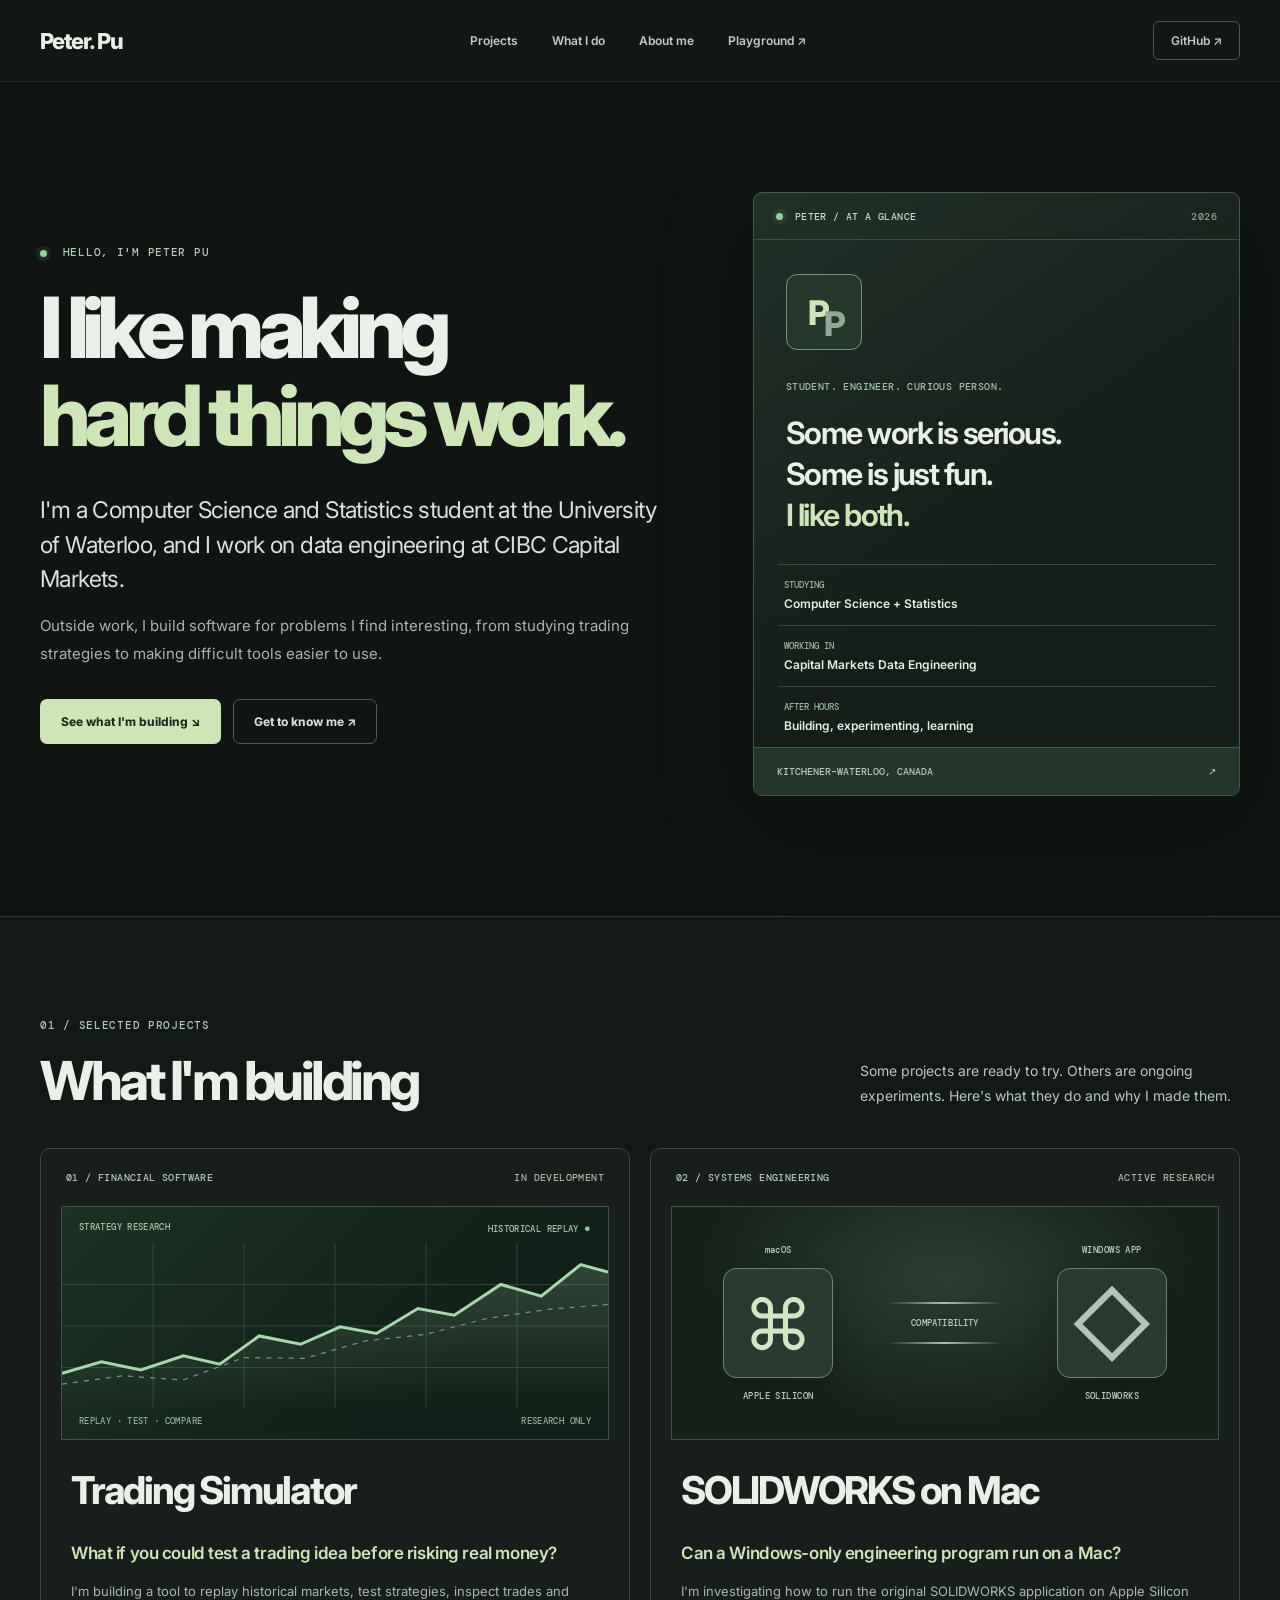
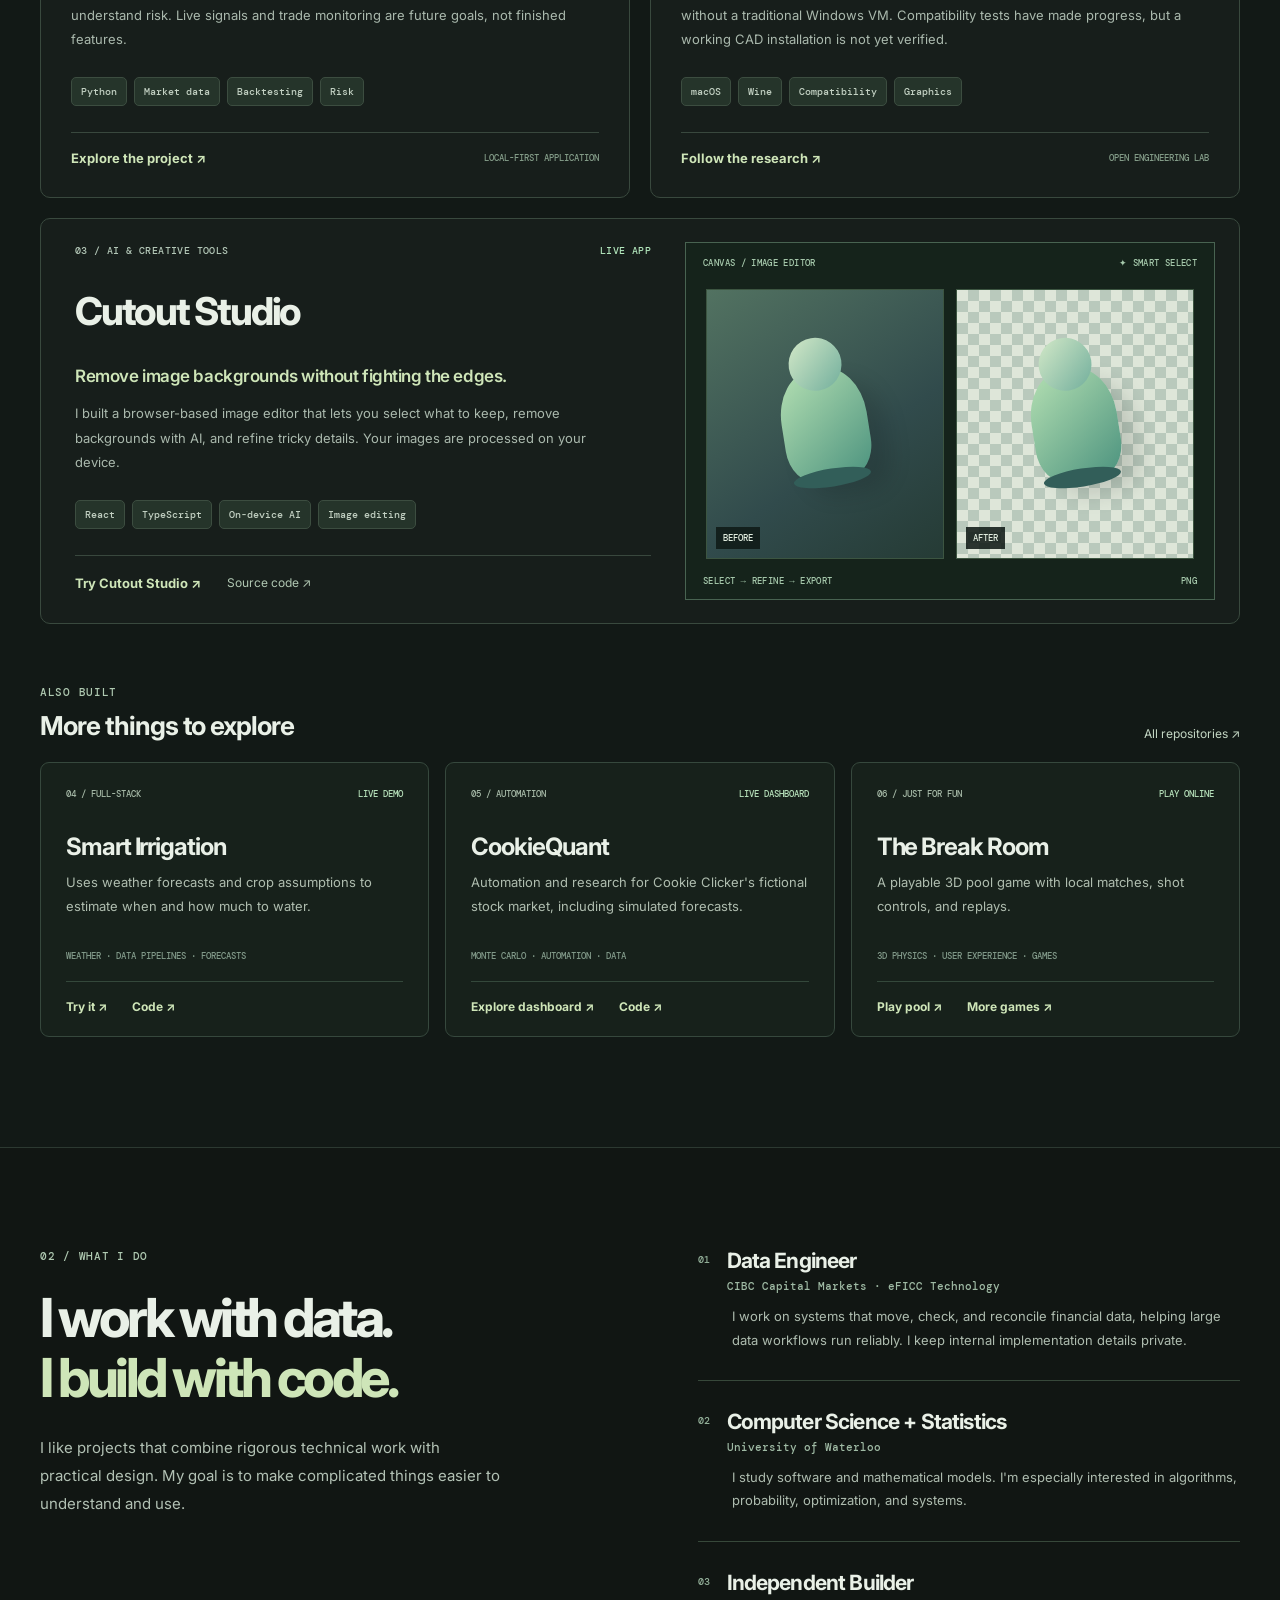
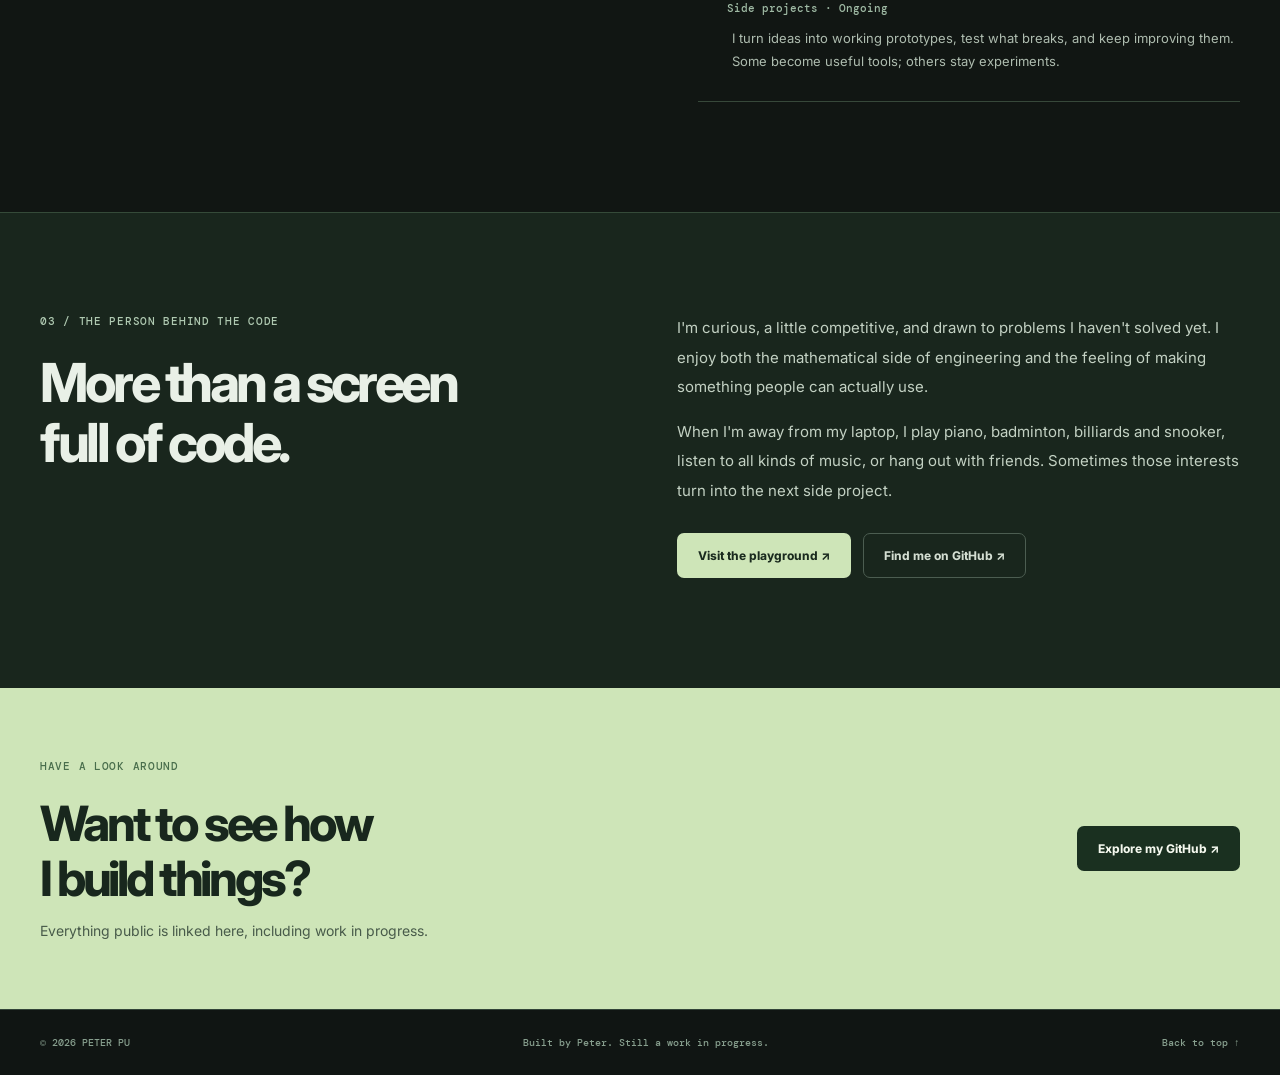
<file: index.html>
<!doctype html>
<html lang="en">
<head>
<meta charset="utf-8"><meta name="viewport" content="width=device-width,initial-scale=1"><meta name="theme-color" content="#101513">
<meta name="description" content="I'm Peter Pu, a University of Waterloo Computer Science and Statistics student and a data engineer at CIBC Capital Markets. Explore my trading research, software compatibility work, AI tools, and side projects.">
<meta property="og:type" content="website"><meta property="og:title" content="Peter Pu | I build software that solves hard problems">
<meta property="og:description" content="Trading research, software compatibility, AI tools, and projects built for fun.">
<title>Peter Pu | Data Engineer, Student & Builder</title>
<link rel="preconnect" href="https://fonts.googleapis.com"><link rel="preconnect" href="https://fonts.gstatic.com" crossorigin>
<link href="https://fonts.googleapis.com/css2?family=DM+Mono:wght@400;500&family=Inter:wght@400;500;600;700;800&display=swap" rel="stylesheet">
<link rel="stylesheet" href="/portfolio-refresh.css"><script defer src="/site.js"></script>
</head>
<body>
<a class="skip-link" href="#main">Skip to content</a>
<header class="site-header" id="top"><div class="wrap topnav">
<a class="brand" href="#top" aria-label="Peter Pu home">Peter<span>.</span> Pu</a>
<nav aria-label="Main navigation"><a href="#projects">Projects</a><a href="#background">What I do</a><a href="#about">About me</a><a href="/playground.html">Playground ↗</a></nav>
<a class="header-github" href="https://github.com/ABCPeter123" target="_blank" rel="noopener noreferrer">GitHub ↗</a>
</div></header>
<main id="main">
<section class="hero wrap">
<div class="hero-copy">
<p class="eyebrow"><span class="pulse"></span> HELLO, I'M PETER PU</p>
<h1>I like making <span>hard things work.</span></h1>
<p class="lead">I'm a Computer Science and Statistics student at the University of Waterloo, and I work on data engineering at CIBC Capital Markets.</p>
<p class="hero-extra">Outside work, I build software for problems I find interesting, from studying trading strategies to making difficult tools easier to use.</p>
<div class="hero-actions"><a class="btn btn-primary" href="#projects">See what I'm building ↘</a><a class="btn btn-subtle" href="#about">Get to know me ↗</a></div>
</div>
<div class="hero-panel">
<div class="panel-top"><span class="pulse"></span> PETER / AT A GLANCE <span>2026</span></div>
<div class="panel-middle"><div class="initials" aria-hidden="true">P<span>P</span></div><p>STUDENT. ENGINEER. CURIOUS PERSON.</p><h2>Some work is serious.<br>Some is just fun.<br><em>I like both.</em></h2></div>
<div class="panel-list"><div><span>STUDYING</span><strong>Computer Science + Statistics</strong></div><div><span>WORKING IN</span><strong>Capital Markets Data Engineering</strong></div><div><span>AFTER HOURS</span><strong>Building, experimenting, learning</strong></div></div>
<div class="panel-bottom">KITCHENER–WATERLOO, CANADA <span>↗</span></div>
</div>
</section>
<section id="projects" class="section-block projects-block"><div class="wrap">
<div class="section-title"><div><p class="eyebrow">01 / SELECTED PROJECTS</p><h2>What I'm building</h2></div><p>Some projects are ready to try. Others are ongoing experiments. Here's what they do and why I made them.</p></div>
<div class="feature-grid">
<article class="project-card featured trading">
<div class="card-top"><span>01 / FINANCIAL SOFTWARE</span><span>IN DEVELOPMENT</span></div>
<div class="project-visual trade-visual" aria-hidden="true">
<div class="visual-header"><span>STRATEGY RESEARCH</span><span>HISTORICAL REPLAY <b>●</b></span></div>
<svg viewBox="0 0 540 200" preserveAspectRatio="none"><defs><linearGradient id="market-fill" x1="0" x2="0" y1="0" y2="1"><stop offset="0" stop-color="#a5d8ad" stop-opacity=".21"/><stop offset="1" stop-color="#a5d8ad" stop-opacity="0"/></linearGradient></defs><path d="M0 50H540M0 100H540M0 150H540M90 0V200M180 0V200M270 0V200M360 0V200M450 0V200" stroke="#486050" opacity=".55" fill="none"/><path d="M0 157L39 143L78 153L120 136L156 146L195 112L236 122L275 101L311 109L352 79L388 87L434 50L474 64L513 26L540 35V200H0Z" fill="url(#market-fill)"/><path d="M0 157L39 143L78 153L120 136L156 146L195 112L236 122L275 101L311 109L352 79L388 87L434 50L474 64L513 26L540 35" stroke="#a5d8ad" stroke-width="3" fill="none" vector-effect="non-scaling-stroke"/><path d="M0 170L60 160L120 165L180 138L240 139L300 118L360 110L420 91L480 80L540 74" stroke="#77958e" stroke-dasharray="5 6" stroke-width="1.5" fill="none"/></svg>
<div class="visual-bottom"><span>REPLAY · TEST · COMPARE</span><span>RESEARCH ONLY</span></div></div>
<div class="card-content"><h3>Trading Simulator</h3><p class="pitch">What if you could test a trading idea before risking real money?</p><p>I'm building a tool to replay historical markets, test strategies, inspect trades and understand risk. Live signals and trade monitoring are future goals, not finished features.</p>
<div class="tags"><span>Python</span><span>Market data</span><span>Backtesting</span><span>Risk</span></div>
<div class="card-footer"><a class="link-primary" href="https://github.com/ABCPeter123/Trading-Simulator" target="_blank" rel="noopener noreferrer">Explore the project ↗</a><span>LOCAL-FIRST APPLICATION</span></div></div>
</article>
<article class="project-card featured solidworks">
<div class="card-top"><span>02 / SYSTEMS ENGINEERING</span><span>ACTIVE RESEARCH</span></div>
<div class="project-visual systems-visual" aria-hidden="true">
<div class="system-side"><span>macOS</span><strong>⌘</strong><small>APPLE SILICON</small></div><div class="system-bridge"><i></i><span>COMPATIBILITY</span><i></i></div><div class="system-side"><span>WINDOWS APP</span><strong>◇</strong><small>SOLIDWORKS</small></div>
</div>
<div class="card-content"><h3>SOLIDWORKS on Mac</h3><p class="pitch">Can a Windows-only engineering program run on a Mac?</p><p>I'm investigating how to run the original SOLIDWORKS application on Apple Silicon without a traditional Windows VM. Compatibility tests have made progress, but a working CAD installation is not yet verified.</p>
<div class="tags"><span>macOS</span><span>Wine</span><span>Compatibility</span><span>Graphics</span></div>
<div class="card-footer"><a class="link-primary" href="https://github.com/ABCPeter123/Mac-Compatible-Solidworks" target="_blank" rel="noopener noreferrer">Follow the research ↗</a><span>OPEN ENGINEERING LAB</span></div></div>
</article>
</div>
<article class="project-card spotlight">
<div class="spotlight-copy"><div class="card-top"><span>03 / AI & CREATIVE TOOLS</span><span class="status-live">LIVE APP</span></div><h3>Cutout Studio</h3><p class="pitch">Remove image backgrounds without fighting the edges.</p><p>I built a browser-based image editor that lets you select what to keep, remove backgrounds with AI, and refine tricky details. Your images are processed on your device.</p>
<div class="tags"><span>React</span><span>TypeScript</span><span>On-device AI</span><span>Image editing</span></div>
<div class="spotlight-links"><a class="link-primary" href="https://background-remover-alpha-sooty.vercel.app/" target="_blank" rel="noopener noreferrer">Try Cutout Studio ↗</a><a href="https://github.com/ABCPeter123/Background-Remover" target="_blank" rel="noopener noreferrer">Source code ↗</a></div></div>
<div class="cutout-demo" aria-hidden="true"><div class="visual-header"><span>CANVAS / IMAGE EDITOR</span><span>✦ SMART SELECT</span></div><div class="cutout-panes"><div class="pane original"><div class="cutout-object"><i></i></div><span>BEFORE</span></div><div class="pane transparent"><div class="cutout-object"><i></i></div><span>AFTER</span></div></div><div class="visual-bottom"><span>SELECT → REFINE → EXPORT</span><span>PNG</span></div></div>
</article>
<div class="secondary-heading"><div><p class="eyebrow">ALSO BUILT</p><h3>More things to explore</h3></div><a href="https://github.com/ABCPeter123?tab=repositories" target="_blank" rel="noopener noreferrer">All repositories ↗</a></div>
<div class="more-grid">
<article class="small-card"><div class="small-top"><span>04 / FULL-STACK</span><span>LIVE DEMO</span></div><h4>Smart Irrigation</h4><p>Uses weather forecasts and crop assumptions to estimate when and how much to water.</p><div class="small-keywords">WEATHER · DATA PIPELINES · FORECASTS</div><div class="small-links"><a href="https://smart-irrigation-platform-eight.vercel.app/" target="_blank" rel="noopener noreferrer">Try it ↗</a><a href="https://github.com/ABCPeter123/Smart-Irrigation-Platform" target="_blank" rel="noopener noreferrer">Code ↗</a></div></article>
<article class="small-card"><div class="small-top"><span>05 / AUTOMATION</span><span>LIVE DASHBOARD</span></div><h4>CookieQuant</h4><p>Automation and research for Cookie Clicker's fictional stock market, including simulated forecasts.</p><div class="small-keywords">MONTE CARLO · AUTOMATION · DATA</div><div class="small-links"><a href="https://cookiequant-dashboard.vercel.app/" target="_blank" rel="noopener noreferrer">Explore dashboard ↗</a><a href="https://github.com/ABCPeter123/CookieQuant" target="_blank" rel="noopener noreferrer">Code ↗</a></div></article>
<article class="small-card"><div class="small-top"><span>06 / JUST FOR FUN</span><span>PLAY ONLINE</span></div><h4>The Break Room</h4><p>A playable 3D pool game with local matches, shot controls, and replays.</p><div class="small-keywords">3D PHYSICS · USER EXPERIENCE · GAMES</div><div class="small-links"><a href="/billiards.html">Play pool ↗</a><a href="/playground.html">More games ↗</a></div></article>
</div>
</div></section>
<section id="background" class="section-block background-block"><div class="wrap background-layout">
<div class="background-lead"><p class="eyebrow">02 / WHAT I DO</p><h2>I work with data.<br><span>I build with code.</span></h2><p>I like projects that combine rigorous technical work with practical design. My goal is to make complicated things easier to understand and use.</p></div>
<div class="background-list">
<article><div class="background-name"><span>01</span><div><h3>Data Engineer</h3><p>CIBC Capital Markets · eFICC Technology</p></div></div><p>I work on systems that move, check, and reconcile financial data, helping large data workflows run reliably. I keep internal implementation details private.</p></article>
<article><div class="background-name"><span>02</span><div><h3>Computer Science + Statistics</h3><p>University of Waterloo</p></div></div><p>I study software and mathematical models. I'm especially interested in algorithms, probability, optimization, and systems.</p></article>
<article><div class="background-name"><span>03</span><div><h3>Independent Builder</h3><p>Side projects · Ongoing</p></div></div><p>I turn ideas into working prototypes, test what breaks, and keep improving them. Some become useful tools; others stay experiments.</p></article>
</div></div></section>
<section id="about" class="section-block about-block"><div class="wrap about-layout"><div><p class="eyebrow">03 / THE PERSON BEHIND THE CODE</p><h2>More than a screen<br>full of code.</h2></div><div class="about-copy"><p>I'm curious, a little competitive, and drawn to problems I haven't solved yet. I enjoy both the mathematical side of engineering and the feeling of making something people can actually use.</p><p>When I'm away from my laptop, I play piano, badminton, billiards and snooker, listen to all kinds of music, or hang out with friends. Sometimes those interests turn into the next side project.</p><div class="about-actions"><a class="btn btn-primary" href="/playground.html">Visit the playground ↗</a><a class="btn btn-subtle" href="https://github.com/ABCPeter123" target="_blank" rel="noopener noreferrer">Find me on GitHub ↗</a></div></div></div></section>
<section class="contact-block"><div class="wrap contact-layout"><div><p class="eyebrow">HAVE A LOOK AROUND</p><h2>Want to see how<br>I build things?</h2><p>Everything public is linked here, including work in progress.</p></div><a class="btn btn-primary" href="https://github.com/ABCPeter123" target="_blank" rel="noopener noreferrer">Explore my GitHub ↗</a></div></section>
</main>
<footer class="footer"><div class="wrap footer-inner"><span>© <span id="year">2026</span> PETER PU</span><span>Built by Peter. Still a work in progress.</span><a href="#top">Back to top ↑</a></div></footer>
</body></html>
</file>
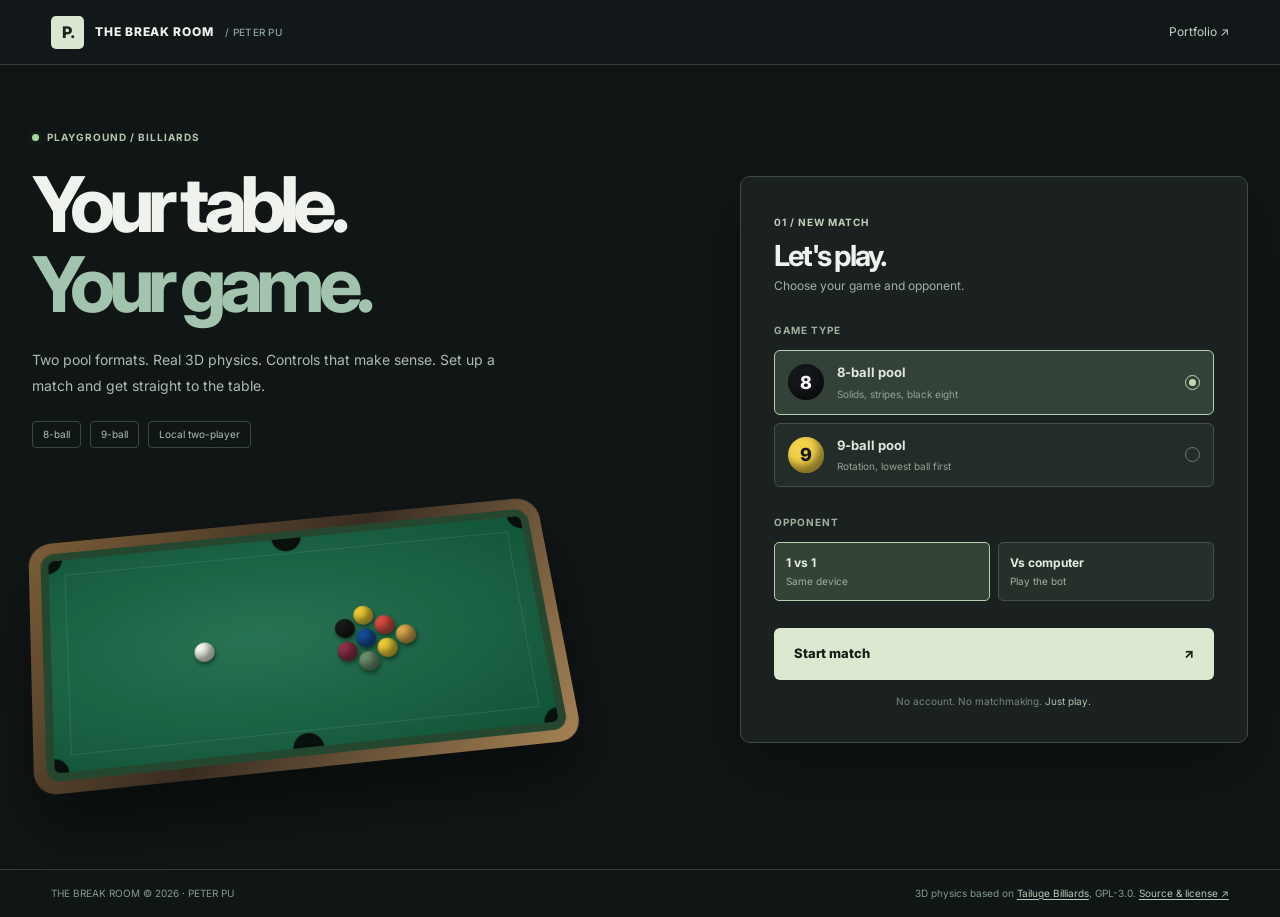
<file: billiards.html>
<!doctype html>
<html lang="en"><head>
<meta charset="utf-8"><meta name="viewport" content="width=device-width,initial-scale=1">
<meta name="theme-color" content="#101516">
<meta name="description" content="The Break Room by Peter Pu. A focused 3D pool game with local 1v1 and computer matches.">
<title>The Break Room | Peter Pu</title>
<link rel="preconnect" href="https://fonts.googleapis.com">
<link href="https://fonts.googleapis.com/css2?family=Inter:wght@400;500;600;700;800&display=swap" rel="stylesheet">
<link rel="stylesheet" href="/billiards-page.css">
<script defer src="/billiards-page.js"></script>
</head><body>
<div class="app">
<header class="sitebar"><a class="identity" href="/"><span class="identity-mark">P.</span><span class="identity-title">THE BREAK ROOM <small>/ PETER PU</small></span></a>
<a href="/" class="siteback">Portfolio <span aria-hidden="true">↗</span></a></header>
<main id="lobby" class="lobby">
 <div class="intro"><div class="eyebrow"><span class="live-dot"></span> PLAYGROUND / BILLIARDS</div>
 <h1>Your table.<br><span>Your game.</span></h1><p>Two pool formats. Real 3D physics. Controls that make sense. Set up a match and get straight to the table.</p>
 <div class="subtle-tags"><span>8-ball</span><span>9-ball</span><span>Local two-player</span></div>
 <div class="table-preview" aria-hidden="true"><div class="preview-cloth"><span class="pocket p1"></span><span class="pocket p2"></span><span class="pocket p3"></span><span class="pocket p4"></span><span class="pocket p5"></span><span class="pocket p6"></span><span class="preview-cueball"></span><span class="preview-ball ball1"></span><span class="preview-ball ball2"></span><span class="preview-ball ball3"></span><span class="preview-ball ball4"></span><span class="preview-ball ball5"></span><span class="preview-ball ball6"></span><span class="preview-ball ball7"></span><span class="preview-ball ball8"></span></div></div>
 </div>
 <div class="setup" aria-label="New match settings">
 <div class="setup-heading"><span>01 / NEW MATCH</span><h2>Let's play.</h2><p>Choose your game and opponent.</p></div>
 <div class="control-group"><h3>GAME TYPE</h3>
 <div class="game-options" role="group" aria-label="Game type">
  <button class="game-option active" type="button" data-game="eightball" aria-pressed="true"><span class="game-icon eight"><i>8</i></span><span><strong>8-ball pool</strong><small>Solids, stripes, black eight</small></span><span class="choice-indicator" aria-hidden="true"></span></button>
  <button class="game-option" type="button" data-game="nineball" aria-pressed="false"><span class="game-icon nine"><i>9</i></span><span><strong>9-ball pool</strong><small>Rotation, lowest ball first</small></span><span class="choice-indicator" aria-hidden="true"></span></button>
 </div></div>
 <div class="control-group"><h3>OPPONENT</h3><div class="opponent-options" role="group" aria-label="Opponent">
 <button type="button" data-opponent="hotseat" class="active" aria-pressed="true"><strong>1 vs 1</strong><small>Same device</small></button>
 <button type="button" data-opponent="bot" aria-pressed="false"><strong>Vs computer</strong><small>Play the bot</small></button></div>
 <div class="bot-select" id="bot-select" hidden><label for="bot-level">BOT DIFFICULTY</label><select id="bot-level"><option value="TheFarJaw">Challenging</option><option value="ClawBreak">Casual</option></select></div></div>
 <button class="primary-button" type="button" id="begin">Start match <span aria-hidden="true">↗</span></button>
 <div class="setup-footer">No account. No matchmaking. <span>Just play.</span></div>
 </div>
</main>
<section id="arena" class="arena" aria-label="Billiards match" hidden>
 <div class="arena-bar"><button type="button" id="return-lobby" class="return-button"><span aria-hidden="true">←</span> Back to lobby</button><div class="match-heading"><strong id="match-title">8-ball</strong><span class="match-divider">/</span><span id="match-opponent">LOCAL 1V1</span></div><div class="arena-actions"><span class="turn-indicator" id="turn-indicator"><i class="live-dot"></i> Loading game</span><button type="button" id="camera-button">Overhead view</button><button type="button" id="restart-button">Restart ↻</button></div></div>
 <div id="group-bar" class="group-bar" hidden aria-label="8-ball teams">
   <div class="player-group current" id="group-player-0"><div class="group-ball" id="group-ball-0" aria-hidden="true"></div><div class="group-details"><strong id="group-name-0">PLAYER 1</strong><span id="group-role-0">OPEN TABLE</span></div><span class="current-marker" id="group-turn-0">TO PLAY</span></div>
   <span class="group-divider" aria-hidden="true">VS</span>
   <div class="player-group" id="group-player-1"><div class="group-ball" id="group-ball-1" aria-hidden="true"></div><div class="group-details"><strong id="group-name-1">PLAYER 2</strong><span id="group-role-1">OPEN TABLE</span></div><span class="current-marker" id="group-turn-1" hidden>TO PLAY</span></div>
   <span class="group-hint" id="group-hint">Groups assigned after a legal pot</span>
 </div>
 <div class="match-result" id="match-result" hidden role="status"><div class="result-orb">8</div><div><strong id="result-title">Match finished</strong><span id="result-subtitle">The eight-ball decides the winner.</span></div><button id="result-replay" type="button">Watch replay ↗</button></div>
 <div class="play-layout">
 <div class="stage" id="stage"><iframe id="game-frame" title="3D billiards physics engine" src="about:blank" allow="fullscreen; autoplay" referrerpolicy="strict-origin-when-cross-origin"></iframe>
  <div class="loading-layer" id="loading-layer"><div class="loader"></div><strong id="loading-title">Setting the table</strong><p>Loading the 3D game...</p></div>
  <div class="stage-message" id="stage-message">Drag to aim in 3D</div>
  <div class="stage-bottom"><span>DRAG ON TABLE TO AIM</span><span>SHOOT FROM THE PANEL <span aria-hidden="true">↗</span></span></div>
 </div>
 <aside class="shot-panel"><div class="panel-top"><div><div class="eyebrow">SHOT CONTROL</div><h2>Your next move.</h2></div><span id="shot-phase" class="shot-phase">READY</span></div>
 <div class="panel-section aim-section"><div class="section-heading"><span>01</span><strong>Aim</strong><small>Drag on the table</small></div>
 <div class="aim-row"><p>Use the table to point the cue. Fine-tune here.</p><div class="fine-buttons"><button type="button" data-nudge="-0.015" aria-label="Aim left">←</button><button type="button" data-nudge="0.015" aria-label="Aim right">→</button></div></div></div>
 <div class="panel-section power-section"><div class="section-heading"><span>02</span><strong>Power</strong><output id="power-value" for="power-control">65%</output></div>
 <input aria-label="Shot power" id="power-control" type="range" min="5" max="100" step="1" value="65">
 <div class="power-endpoints"><span>SOFT</span><span>HARD</span></div>
 <div class="power-presets" role="group" aria-label="Power presets"><button type="button" data-power="24">Soft</button><button class="active" type="button" data-power="55">Control</button><button type="button" data-power="88">Break</button></div></div>
 <div class="panel-section spin-section"><div class="section-heading"><span>03</span><strong>Spin</strong><button class="reset-spin" type="button" id="reset-spin">Reset</button></div>
 <div class="spin-content"><div class="spin-pad" id="spin-pad" role="slider" tabindex="0" aria-label="Cue tip position. Arrow keys adjust spin" aria-valuemin="-100" aria-valuemax="100" aria-valuenow="0"><div class="spin-line horizontal"></div><div class="spin-line vertical"></div><div class="spin-target" id="spin-target"></div><div class="spin-marker" id="spin-marker"></div></div>
 <div class="spin-options"><button type="button" data-spin="0,0">Centre</button><button type="button" data-spin="0,.28">Follow</button><button type="button" data-spin="0,-.28">Draw</button><button type="button" data-spin=".26,0">Side</button><span id="spin-status">Centre hit</span></div></div></div>
 <div class="panel-bottom"><button type="button" class="shoot-button" id="shoot-button" disabled><span id="shoot-label">Take shot</span><span>↗</span></button><div class="shot-feedback" id="shot-feedback"><span class="feedback-marker"></span><span id="feedback-text">Your shot is ready when the table loads.</span></div></div>
 </aside></div>
 <div class="arena-footer"><span>3D PHYSICS ENGINE / LOCAL SIMULATION</span><span id="last-shot">No shots yet</span><div class="replay-buttons"><button type="button" id="replay-shot" disabled>↺ Replay shot</button><button type="button" id="replay-match" disabled>▻ Replay match</button></div><button type="button" id="fullscreen-button">Fullscreen ⛶</button></div>
 <div class="replay-overlay" id="replay-overlay" hidden role="dialog" aria-modal="true" aria-labelledby="replay-title">
  <div class="replay-box"><header class="replay-header"><div><span class="eyebrow">THE BREAK ROOM / REPLAY</span><h2 id="replay-title">Replay</h2></div><button type="button" id="close-replay">✕ Close replay</button></header>
  <div class="replay-screen"><iframe title="3D shot replay" id="replay-frame" src="about:blank" allow="fullscreen" referrerpolicy="strict-origin-when-cross-origin"></iframe><div class="replay-loading" id="replay-loading">Loading replay...</div></div>
  <div class="replay-transport" aria-label="Replay playback controls"><div class="replay-speeds" role="group" aria-label="Playback speed"><span>SPEED</span><button type="button" data-replay-speed="1" aria-pressed="true" class="active">1×</button><button type="button" data-replay-speed="2" aria-pressed="false">2×</button><button type="button" data-replay-speed="4" aria-pressed="false">4×</button></div><div class="replay-jump"><button type="button" id="replay-previous" disabled><span>⏮</span> Previous shot</button><span class="replay-position" id="replay-position" aria-live="polite">Shot 1</span><button type="button" id="replay-next" disabled>Next shot <span>⏭</span></button></div></div>
  <footer class="replay-footer"><span id="replay-message">Watch the shot from different camera angles.</span><div><button type="button" id="save-replay-video">↓ Save video</button><button type="button" id="watch-again">↺ Play again</button><button type="button" id="resume-match">Return to match ↗</button></div></footer></div>
 </div>
</section>
<footer class="site-footer" id="site-footer"><span>THE BREAK ROOM © <span id="current-year">2026</span> · PETER PU</span>
 <span>3D physics based on <a href="https://github.com/tailuge/billiards" target="_blank" rel="noopener noreferrer">Tailuge Billiards</a>, GPL-3.0. <a href="https://peter-pu-billiards-engine.vercel.app/SOURCE.txt" target="_blank" rel="noopener noreferrer">Source &amp; license ↗</a></span></footer>
</div>
</body></html>
</file>
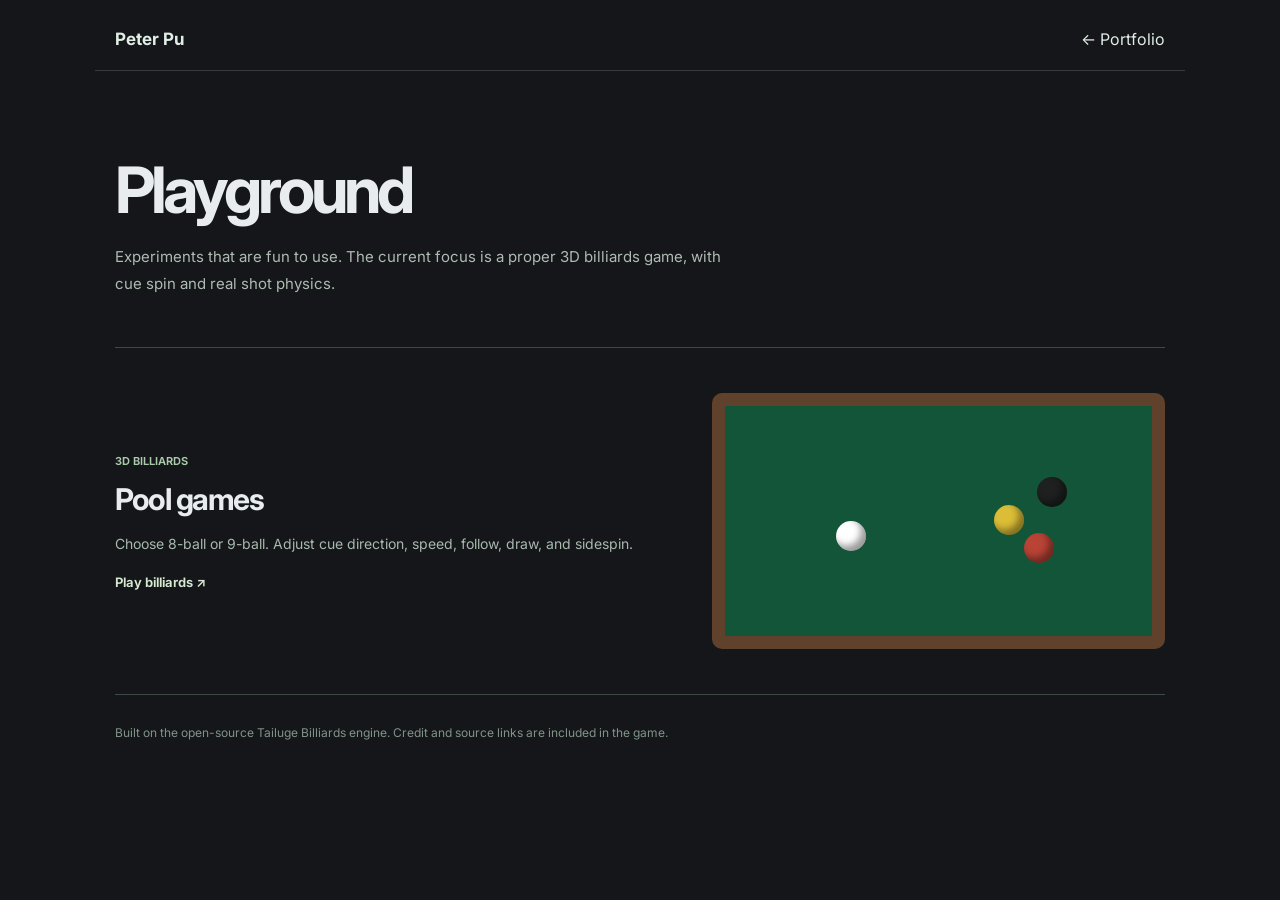
<file: playground.html>
<!doctype html><html lang="en"><head><meta charset="utf-8"><meta name="viewport" content="width=device-width,initial-scale=1"><meta name="theme-color" content="#131518"><title>Playground | Peter Pu</title><link rel="preconnect" href="https://fonts.googleapis.com"><link href="https://fonts.googleapis.com/css2?family=Inter:wght@400;500;600;700&display=swap" rel="stylesheet"><link rel="stylesheet" href="/compact.css"><link rel="stylesheet" href="/playground-v5.css"><style>body{background:#141619;color:#e9ecee;font-family:Inter,system-ui,sans-serif}.site-header{max-width:1050px;margin:auto;padding:21px 20px;border-bottom:1px solid #353c3a;display:flex;justify-content:space-between}.site-header a{text-decoration:none;color:#e1ede6}.site-header a:first-child{font-weight:700;font-size:17px}.page{max-width:1050px;width:calc(100% - 40px);margin:0 auto;padding:80px 0 100px}.page h1{font-size:clamp(42px,6vw,64px);margin:0 0 15px;letter-spacing:-.06em}.page>p{font-size:15px;line-height:1.8;color:#aebbb2;max-width:620px}.game-card{display:grid;grid-template-columns:1fr .8fr;gap:30px;align-items:center;margin-top:50px;border-top:1px solid #3d4942;border-bottom:1px solid #3d4942;padding:45px 0}.game-card h2{font-size:30px;letter-spacing:-.05em;margin:10px 0}.game-card p{color:#a8b9ad;font-size:14px;line-height:1.85}.game-card a{font-size:13px;font-weight:650;color:#d6ead1;text-decoration:none}.game-card a:hover{text-decoration:underline}.table-preview{height:230px;background:#125538;border:13px solid #60412b;position:relative;border-radius:10px;overflow:hidden}.table-preview i{position:absolute;border-radius:50%;width:30px;height:30px;box-shadow:inset -5px -5px 7px #0006}.table-preview i:first-child{background:#fff;left:26%;top:50%}.table-preview i:nth-child(2){background:#dcbd37;left:63%;top:43%}.table-preview i:nth-child(3){background:#b94335;left:70%;top:55%}.table-preview i:nth-child(4){background:#1e2120;left:73%;top:31%}@media(max-width:660px){.game-card{grid-template-columns:1fr}.table-preview{height:180px}.page{padding-top:55px}}</style></head><body><header class="site-header"><a href="/">Peter Pu</a><a href="/">← Portfolio</a></header><main class="page"><h1>Playground</h1><p>Experiments that are fun to use. The current focus is a proper 3D billiards game, with cue spin and real shot physics.</p><section class="game-card"><div><p style="font-size:11px;color:#a9cba9;font-weight:650;margin:0">3D BILLIARDS</p><h2>Pool games</h2><p>Choose 8-ball or 9-ball. Adjust cue direction, speed, follow, draw, and sidespin.</p><a href="/billiards.html">Play billiards ↗</a></div><div class="table-preview" aria-hidden="true"><i></i><i></i><i></i><i></i></div></section><p style="font-size:12px;color:#819387;margin-top:27px">Built on the open-source Tailuge Billiards engine. Credit and source links are included in the game.</p></main></body></html>
</file>
<file: portfolio-refresh.css>
:root{--bg:#101513;--layer:#171e1b;--panel:#1b2520;--line:#34423a;--paper:#e9f0e7;--soft:#bac9bd;--muted:#93a499;--accent:#cee5b8;--deep:#24382a;--mono:"DM Mono",ui-monospace,monospace;--sans:Inter,system-ui,-apple-system,BlinkMacSystemFont,"Segoe UI",sans-serif}*{box-sizing:border-box}html{scroll-behavior:smooth;scroll-padding-top:85px}body{margin:0;background:var(--bg);color:var(--paper);font-family:var(--sans);-webkit-font-smoothing:antialiased}a{color:inherit;text-decoration:none}button,a{touch-action:manipulation}a:focus-visible,button:focus-visible{outline:2px solid var(--accent);outline-offset:5px}.wrap{max-width:1210px;width:calc(100% - 80px);margin:0 auto}.skip-link{position:fixed;top:-80px;left:18px;padding:12px 18px;background:var(--accent);color:var(--bg);z-index:100}.skip-link:focus{top:14px}.site-header{position:relative;border-bottom:1px solid #26312b;background:#111714;z-index:2}.topnav{height:81px;display:flex;align-items:center;gap:28px}.brand{font-size:22px;font-weight:800;letter-spacing:-.07em;white-space:nowrap}.brand span{color:var(--accent)}.topnav nav{display:flex;gap:34px;align-items:center;margin:0 auto}.topnav nav a,.header-github{font-size:12px;font-weight:600;color:#c2cec3;transition:color .2s}.topnav nav a:hover,.header-github:hover{color:#fff}.header-github{border:1px solid #485a4c;padding:11px 17px;border-radius:6px}.eyebrow{margin:0 0 23px;font:500 11px/1.5 var(--mono);letter-spacing:.065em;color:#afc9b1}.pulse{display:inline-block;width:7px;height:7px;vertical-align:middle;border-radius:50%;background:#91d19e;box-shadow:0 0 0 4px #91d19e19;margin-right:8px}.hero{display:grid;grid-template-columns:minmax(0,1.13fr) minmax(330px,.87fr);gap:80px;align-items:center;padding-top:110px;padding-bottom:120px}.hero-copy{max-width:700px}.hero h1{font-size:clamp(57px,6.6vw,91px);line-height:1.04;letter-spacing:-.079em;font-weight:800;margin:0 0 34px}.hero h1 span{display:block;color:var(--accent)}.hero p.lead{font-size:clamp(19px,1.8vw,24px);line-height:1.48;color:#d9e3da;letter-spacing:-.027em;margin:0 0 16px;max-width:630px}.hero-extra{color:#a6b7aa;font-size:15px;line-height:1.85;max-width:610px;margin:0}.hero-actions,.about-actions{display:flex;align-items:center;gap:12px;flex-wrap:wrap;margin-top:32px}.btn{display:inline-flex;align-items:center;justify-content:center;padding:14px 20px;border:1px solid transparent;border-radius:7px;font-size:12px;font-weight:750;min-height:45px;transition:background .2s,transform .2s,color .2s}.btn:hover{transform:translateY(-2px)}.btn-primary{background:var(--accent);color:#1a2a1e}.btn-primary:hover{background:#e1f3cd}.btn-subtle{border-color:#4c5d51;color:#d4ded2}.btn-subtle:hover{background:#202d25}.hero-panel{border:1px solid #45584a;border-radius:9px;overflow:hidden;background:linear-gradient(145deg,#203128 0%,#151d18 60%,#171f1b 100%);box-shadow:0 28px 90px #0004;min-width:0}.panel-top{height:47px;display:flex;align-items:center;gap:4px;padding:0 22px;border-bottom:1px solid #3b4e40;font:500 10px var(--mono);letter-spacing:.04em;color:#cbd9c9}.panel-top span:last-child{margin-left:auto;color:#8da491}.panel-middle{padding:34px 32px 29px}.initials{width:76px;height:76px;border:1px solid #789580;background:#24382c;border-radius:11px;display:flex;align-items:center;justify-content:center;font-size:34px;font-weight:800;letter-spacing:-.19em;color:var(--accent);margin-bottom:30px}.initials span{transform:translateY(11px);color:#91aa95}.panel-middle>p{font:500 10px/1.4 var(--mono);letter-spacing:.04em;color:#a5c3a9;margin:0 0 18px}.panel-middle h2{font-weight:650;font-size:clamp(24px,2.4vw,33px);line-height:1.34;letter-spacing:-.05em;margin:0}.panel-middle h2 em{font-style:normal;color:var(--accent)}.panel-list{border-top:1px solid #3b4e40;margin:0 24px}.panel-list>div{padding:14px 6px;border-bottom:1px solid #334638;display:grid;gap:5px}.panel-list>div:last-child{border-bottom:0}.panel-list span{font:500 9px var(--mono);color:#98b49e}.panel-list strong{font-size:12px;font-weight:600;color:#e5eee4}.panel-bottom{background:#243629;border-top:1px solid #415c46;padding:17px 23px;display:flex;justify-content:space-between;font:500 10px var(--mono);color:#b7c9ba}.section-block{padding-top:100px;padding-bottom:110px}.projects-block{border-top:1px solid #2e3a33;background:#121916}.section-title{display:flex;align-items:end;justify-content:space-between;gap:60px;margin-bottom:37px}.section-title h2,.background-lead h2,.about-layout h2,.contact-layout h2{font-weight:750;font-size:clamp(39px,4.2vw,58px);line-height:1.12;letter-spacing:-.065em;margin:0}.section-title>p{max-width:380px;color:var(--soft);line-height:1.8;font-size:14px;margin:0 0 3px}.section-title .eyebrow{margin-bottom:17px}.feature-grid{display:grid;grid-template-columns:repeat(2,minmax(0,1fr));gap:20px}.project-card{background:var(--layer);border:1px solid #39493e;border-radius:10px;overflow:hidden;transition:border-color .2s,transform .2s}.project-card:hover{border-color:#68806d}.featured{display:flex;flex-direction:column;min-width:0}.card-top{display:flex;align-items:center;justify-content:space-between;gap:14px;padding:22px 25px;font:500 10px var(--mono);letter-spacing:.04em;color:#b3c7b7}.card-top span:last-child{color:#a6b7a3}.project-visual{height:234px;margin:0 20px;background:#14211a;border:1px solid #3d5344;position:relative;overflow:hidden}.trade-visual{background:linear-gradient(135deg,#1b3224,#102018 69%)}.visual-header,.visual-bottom{position:absolute;left:17px;right:17px;z-index:1;display:flex;justify-content:space-between;gap:10px;font:500 9px var(--mono);color:#a3c6a7;letter-spacing:.04em}.visual-header{top:14px}.visual-bottom{bottom:12px;color:#91ad94}.visual-header b{color:#86c993;font-size:11px}.trade-visual svg{position:absolute;width:100%;height:calc(100% - 66px);left:0;top:36px}.systems-visual{background:radial-gradient(ellipse at 50% 30%,#2b3e31,#15221a 65%);display:flex;align-items:center;justify-content:space-around;padding:24px}.system-side{display:flex;align-items:center;flex-direction:column;text-align:center;gap:12px}.system-side>span,.system-side small{font:500 9px var(--mono);color:#bad0bd;letter-spacing:.05em}.system-side strong{width:110px;height:110px;display:grid;place-items:center;background:#293b30;border:1px solid #6a8871;box-shadow:0 15px 35px #0003;border-radius:13px;color:#d1e7c3;font:400 70px var(--sans)}.system-side:last-child strong{font-size:80px;color:#afc5b7}.system-bridge{display:flex;flex:1;max-width:115px;align-items:center;flex-direction:column;gap:13px;color:#b9d1bd;font:500 9px var(--mono);letter-spacing:.02em}.system-bridge i{height:2px;width:100%;background:linear-gradient(90deg,transparent,#a3c5ad,transparent)}.card-content{padding:28px 30px 31px;display:flex;flex:1;flex-direction:column}.card-content h3,.spotlight-copy h3{font-weight:750;font-size:clamp(30px,3vw,42px);line-height:1.17;letter-spacing:-.058em;margin:0 0 11px}.pitch{color:var(--accent)!important;font-size:17px!important;font-weight:600;letter-spacing:-.025em;line-height:1.5!important;margin-bottom:12px!important}.card-content>p:not(.pitch),.spotlight-copy>p:not(.pitch){font-size:13px;line-height:1.88;color:#aab9ad;margin:0 0 25px}.tags{display:flex;gap:7px;flex-wrap:wrap;margin-top:auto;margin-bottom:26px}.tags span{background:#25342a;border:1px solid #3c4d40;color:#c2d0c2;padding:7px 9px;border-radius:5px;font:500 10px var(--mono)}.card-footer{padding-top:17px;border-top:1px solid #39483e;display:flex;align-items:center;justify-content:space-between;gap:14px;flex-wrap:wrap}.card-footer>a,.spotlight-links>a,.small-links a,.secondary-heading>a{transition:color .2s}.card-footer>a:hover,.spotlight-links>a:hover,.small-links a:hover,.secondary-heading>a:hover{color:#fff}.link-primary{font-size:13px;font-weight:700;color:var(--accent)}.card-footer>span{font:500 9px var(--mono);color:#839c88}.spotlight{display:grid;grid-template-columns:1fr .86fr;margin-top:20px;min-height:370px}.spotlight-copy{padding:0 34px 32px;display:flex;flex-direction:column}.spotlight-copy .card-top{padding:25px 0 32px}.spotlight-copy h3{margin-bottom:13px}.spotlight-copy>p:not(.pitch){max-width:530px}.spotlight-links{border-top:1px solid #39483e;padding-top:19px;display:flex;align-items:center;gap:26px;flex-wrap:wrap}.spotlight-links>a:last-child{font-size:12px;color:#b0c7b2}.status-live{color:#b1e5bb!important}.cutout-demo{margin:23px 24px 23px 0;border:1px solid #486351;background:#15231b;position:relative;min-height:315px;overflow:hidden}.cutout-panes{position:absolute;inset:46px 20px 40px;display:grid;grid-template-columns:repeat(2,1fr);gap:12px}.pane{position:relative;border:1px solid #3c5541;display:grid;place-items:center;overflow:hidden}.pane.original{background:linear-gradient(145deg,#527261,#314b4c 60%,#253b35)}.pane.transparent{background-color:#dee6d9;background-image:linear-gradient(45deg,#b9c9bc 25%,transparent 25%),linear-gradient(-45deg,#b9c9bc 25%,transparent 25%),linear-gradient(45deg,transparent 75%,#b9c9bc 75%),linear-gradient(-45deg,transparent 75%,#b9c9bc 75%);background-size:22px 22px;background-position:0 0,0 11px,11px -11px,-11px 0}.cutout-object{width:86px;height:112px;position:relative;background:linear-gradient(140deg,#b6e1b3,#4b927e);border-radius:45% 45% 31% 31%;transform:rotate(-9deg);box-shadow:17px 16px 22px #0002}.cutout-object:before{content:"";position:absolute;width:53px;height:53px;border-radius:50%;left:16px;top:-31px;background:linear-gradient(135deg,#d4e9c8,#71ae9c)}.cutout-object i{position:absolute;width:78px;height:18px;background:#325e59;border-radius:100%;bottom:-7px;left:3px}.pane span{position:absolute;left:9px;bottom:9px;background:#101a16de;color:#e3eee0;padding:5px 7px;font:500 9px var(--mono)}.cutout-demo .visual-header,.cutout-demo .visual-bottom{color:#a6c9ac}.secondary-heading{margin:60px 0 21px;display:flex;align-items:end;justify-content:space-between;gap:20px}.secondary-heading .eyebrow{margin-bottom:10px}.secondary-heading h3{margin:0;font-size:26px;letter-spacing:-.04em}.secondary-heading>a{font-size:12px;color:#c3d6c3}.more-grid{display:grid;grid-template-columns:repeat(3,minmax(0,1fr));gap:16px}.small-card{padding:25px 25px 22px;min-height:275px;display:flex;flex-direction:column;background:#17211b;border:1px solid #36483d;border-radius:9px}.small-top{display:flex;justify-content:space-between;gap:10px;font:500 9px var(--mono);color:#a5b8a6}.small-top span:last-child{color:#b5dfb9}.small-card h4{font-size:24px;letter-spacing:-.045em;margin:32px 0 10px}.small-card>p{font-size:13px;line-height:1.8;color:#afbdaf;margin:0 0 20px}.small-keywords{font:500 9px/1.65 var(--mono);color:#819989;margin-top:auto;padding-bottom:17px}.small-links{display:flex;gap:25px;border-top:1px solid #34483b;padding-top:17px;font-weight:700;font-size:12px;color:var(--accent)}.background-block{border-top:1px solid #2c3931;background:#111613}.background-layout{display:grid;grid-template-columns:1fr 1fr;gap:115px}.background-lead h2 span{color:var(--accent)}.background-lead>p:last-child{color:#b2c1b4;font-size:15px;line-height:1.85;max-width:460px;margin-top:26px}.background-list article{padding:0 0 28px;margin-bottom:28px;border-bottom:1px solid #37483a}.background-list article:last-child{margin-bottom:0}.background-name{display:flex;gap:17px;align-items:flex-start}.background-name>span{font:500 10px var(--mono);color:#95b29b;margin-top:5px}.background-name h3{font-size:21px;letter-spacing:-.04em;margin:0 0 6px}.background-name p{margin:0;color:#9fbaa4;font:500 11px var(--mono)}.background-list article>p{color:#aebcaf;font-size:13px;line-height:1.8;margin:12px 0 0 34px}.about-block{background:#19261d;border-top:1px solid #354a39}.about-layout{display:grid;grid-template-columns:.9fr 1fr;gap:130px}.about-copy p{color:#c3d1c3;line-height:1.95;font-size:15px;margin:0 0 16px}.about-actions{margin-top:28px}.contact-block{padding:70px 0;background:#cee5b8;color:#18271d}.contact-layout{display:flex;justify-content:space-between;align-items:center;gap:28px}.contact-layout .eyebrow{color:#496e4c}.contact-layout h2{font-size:clamp(35px,3.8vw,52px)}.contact-layout p:last-child{font-size:14px;margin:16px 0 0;color:#485b4a}.contact-layout .btn-primary{background:#1a3020;color:#f4f8ee}.contact-layout .btn-primary:hover{background:#345139}.footer{background:#101513;border-top:1px solid #334438}.footer-inner{display:flex;align-items:center;justify-content:space-between;gap:20px;flex-wrap:wrap;padding:26px 0;color:#879f8e;font:500 10px var(--mono)}.footer a:hover{color:#fff}
@media(max-width:1060px){.wrap{width:calc(100% - 56px)}.hero{gap:38px;grid-template-columns:1.08fr .92fr}.hero h1{font-size:clamp(50px,6.5vw,77px)}.background-layout{gap:50px}.about-layout{gap:55px}.system-side strong{width:75px;height:85px;font-size:50px}.system-side:last-child strong{font-size:60px}.system-bridge{font-size:8px}.card-content{padding:25px 23px}.card-top{padding:20px}.spotlight-copy{padding:0 25px 25px}}
@media(max-width:760px){html{scroll-padding-top:30px}.wrap{width:calc(100% - 38px)}.site-header{position:relative}.topnav{height:auto;min-height:75px;flex-wrap:wrap;gap:8px;padding:15px 0}.topnav nav{order:3;flex-basis:100%;justify-content:space-between;gap:10px;margin-top:10px}.topnav nav a{font-size:11px}.brand{font-size:21px}.header-github{margin-left:auto;padding:9px 11px}.hero{grid-template-columns:1fr;gap:36px;padding-top:68px;padding-bottom:77px}.hero h1{font-size:clamp(51px,10vw,77px)}.hero-panel{max-width:none}.panel-middle{padding:27px}.panel-middle h2{font-size:29px}.section-block{padding:69px 0}.section-title{display:block;margin-bottom:25px}.section-title>p{margin-top:20px;max-width:600px}.feature-grid{grid-template-columns:1fr;gap:16px}.project-visual{height:220px}.spotlight{display:flex;flex-direction:column}.spotlight-copy{padding:0 24px 25px}.cutout-demo{margin:0 24px 24px;min-height:275px}.more-grid{grid-template-columns:1fr;gap:12px}.small-card{min-height:0}.small-card h4{margin-top:20px}.background-layout,.about-layout{grid-template-columns:1fr;gap:30px}.about-layout h2{font-size:43px}.contact-layout{align-items:start;flex-direction:column}.contact-block{padding:60px 0}.footer-inner{font-size:9px}}
@media(max-width:400px){.wrap{width:calc(100% - 30px)}.hero h1{font-size:50px}.hero p.lead{font-size:18px}.hero-actions .btn{flex:1;min-width:155px}.project-visual{height:196px;margin:0 13px}.system-side strong{height:73px;width:70px}.system-bridge{font-size:7px}.card-top{font-size:9px;padding:18px 15px}.card-content{padding:23px 19px}.small-card{padding:20px}.topnav nav a{font-size:10px}.panel-middle h2{font-size:25px}}
@media(prefers-reduced-motion:reduce){html{scroll-behavior:auto}*,*:before,*:after{transition:none!important;animation:none!important}}
</file>
<file: billiards-page.css>
:root{color-scheme:dark;--bg:#101516;--surface:#1a2122;--surface2:#222c2c;--line:#343f3d;--ink:#eff2ed;--sub:#98a9a0;--sage:#c7ddc6;--lime:#d4e2c8;--warm:#e5d6b5}
*{box-sizing:border-box}html,body{margin:0;min-height:100%;font:400 14px/1.5 Inter,system-ui,-apple-system,"Segoe UI",sans-serif;background:var(--bg);color:var(--ink)}body{overflow-x:hidden}button,input,select{font:inherit}button{cursor:pointer}button:focus-visible,a:focus-visible,input:focus-visible,select:focus-visible{outline:2px solid #d6e6d2;outline-offset:3px}a{color:inherit;text-decoration:none}a:hover{color:#e1f6dc}[hidden]{display:none!important}.app{min-height:100dvh;display:flex;flex-direction:column}
.sitebar{height:65px;flex:0 0 65px;display:flex;align-items:center;justify-content:space-between;gap:20px;padding:0 4%;background:#121819;border-bottom:1px solid var(--line)}.identity{display:flex;align-items:center;gap:11px}.identity-mark{display:grid;place-items:center;background:#d9e6d2;color:#19241c;height:33px;width:33px;border-radius:5px;font-size:16px;font-weight:800;letter-spacing:-.08em}.identity-title{font-size:12px;font-weight:800;letter-spacing:.06em}.identity-title small{font-size:10px;color:#8da398;margin-left:8px;font-weight:500;letter-spacing:.03em}.siteback{color:#c2d2c5;font-size:12px}
.lobby{width:min(1240px,calc(100% - 64px));margin:0 auto;flex:1;display:grid;grid-template-columns:minmax(0,1.08fr) minmax(390px,.87fr);align-items:center;gap:clamp(30px,6vw,108px);padding:65px 0 80px}.intro{padding:0 0 20px}.eyebrow{font-size:10px;color:#b5c6ae;font-weight:700;letter-spacing:.1em;display:flex;align-items:center;gap:8px}.live-dot{display:inline-block;height:7px;width:7px;background:#a8d59f;border-radius:50%;box-shadow:0 0 10px #9fd88d35;flex:0 0 auto}.intro h1{font-size:clamp(55px,6vw,92px);line-height:1.04;margin:20px 0 22px;font-weight:750;letter-spacing:-.085em}.intro h1 span{color:#a2c4ae}.intro p{max-width:480px;color:#adbbb1;font-size:14px;line-height:1.85;margin:0}.subtle-tags{display:flex;gap:9px;flex-wrap:wrap;margin-top:22px}.subtle-tags span{font-size:10px;padding:5px 10px;border:1px solid #384a40;border-radius:4px;color:#afc1b0}
.table-preview{width:min(100%,530px);margin-top:62px;padding:12px;background:linear-gradient(130deg,#7b5d37,#382c21 48%,#a78355);border-radius:23px;box-shadow:0 35px 65px #0007;transform:perspective(950px) rotateX(17deg) rotateZ(-6deg)}.preview-cloth{height:235px;border-radius:14px;background:radial-gradient(ellipse at 42% 48%,#287353 0%,#125538 95%);border:8px solid #25472f;position:relative;overflow:hidden}.preview-cloth::before{content:"";position:absolute;inset:16px;border:1px solid #d0e5d01c}.pocket{position:absolute;width:30px;height:30px;background:#080f0d;border-radius:50%}.pocket.p1{top:-16px;left:-16px}.pocket.p2{top:-16px;left:calc(50% - 15px)}.pocket.p3{top:-16px;right:-16px}.pocket.p4{bottom:-16px;left:-16px}.pocket.p5{bottom:-16px;left:calc(50% - 15px)}.pocket.p6{bottom:-16px;right:-16px}.preview-cueball,.preview-ball{position:absolute;height:20px;width:20px;border-radius:50%;box-shadow:inset -5px -6px 7px #0007,1px 3px 4px #0007}.preview-cueball{background:#f4f7e9;left:29%;top:47%}.preview-ball{left:62%;top:48%}.ball1{background:#eecb35;transform:translate(0,-24px)}.ball2{background:#d94c43;transform:translate(20px,-12px)}.ball3{background:#164e97;transform:translate(0,0)}.ball4{background:#eecb35;transform:translate(20px,12px)}.ball5{background:#171a17;transform:translate(-20px,-12px)}.ball6{background:#8d2f47;transform:translate(-20px,12px)}.ball7{background:#d8a84b;transform:translate(40px,0)}.ball8{background:#6c8e6c;transform:translate(0,24px)}
.setup{border:1px solid #3e4d43;background:#1a2120;border-radius:10px;padding:33px;box-shadow:0 26px 65px #0004}.setup-heading span{font-size:10px;font-weight:700;letter-spacing:.1em;color:#c3d0b7}.setup-heading h2{font-size:29px;letter-spacing:-.06em;margin:8px 0 4px;line-height:1.18}.setup-heading p{font-size:12px;color:#9fb1a3;margin:0}.control-group{margin-top:28px}.control-group h3{font-size:10px;color:#9eb19c;letter-spacing:.1em;margin:0 0 12px}.game-options{display:grid;gap:8px}.game-option{width:100%;text-align:left;display:flex;gap:13px;align-items:center;background:#232c28;border:1px solid #445349;border-radius:6px;color:#e0e8dd;padding:12px 13px}.game-option.active{border-color:#b5cfb0;background:#334138}.game-option:hover:not(.active){background:#2a3630}.game-option>span:nth-child(2){flex:1}.game-option strong,.game-option small{display:block}.game-option strong{font-size:13px;font-weight:700}.game-option small{color:#91a495;font-size:10px;margin-top:4px}.game-icon{height:36px;width:36px;flex:0 0 36px;border-radius:50%;display:grid;place-items:center;font-size:18px;font-weight:800;box-shadow:inset -5px -7px 8px #0007}.game-icon i{font-style:normal}.eight{background:#14171a;color:#fff}.nine{background:#f2d047;color:#151515}.snooker{background:#b82d36;color:#ffd4d6}.choice-indicator{height:15px;width:15px;border:1px solid #697d69;border-radius:50%;position:relative}.active .choice-indicator{border-color:#bed8b4}.active .choice-indicator::after{content:"";position:absolute;inset:3px;background:#bed8b4;border-radius:50%}.opponent-options{display:grid;grid-template-columns:1fr 1fr;gap:8px}.opponent-options button{padding:11px;background:#26302b;color:#e3eee2;border:1px solid #42544a;border-radius:5px;text-align:left}.opponent-options button.active{border-color:#b5cfb0;background:#354337}.opponent-options strong,.opponent-options small{display:block}.opponent-options strong{font-size:12px}.opponent-options small{font-size:10px;color:#9eb19e;margin-top:2px}.bot-select{display:flex;justify-content:space-between;gap:10px;align-items:center;margin-top:13px}.bot-select label{font-size:10px;letter-spacing:.07em;color:#9fb39f}.bot-select select{padding:9px;border:1px solid #4e6353;background:#252f28;color:#e6eee5;border-radius:5px;font-size:12px}.primary-button{background:#dce8cf;color:#162016;border:0;border-radius:6px;width:100%;margin-top:27px;padding:16px 20px;display:flex;align-items:center;justify-content:space-between;font-weight:800;font-size:13px}.primary-button:hover{background:#eef7e7}.setup-footer{font-size:10px;color:#748a7a;text-align:center;margin-top:14px}.setup-footer span{color:#adc5ad}
.site-footer{min-height:48px;padding:12px 4%;display:flex;justify-content:space-between;align-items:center;gap:20px;border-top:1px solid var(--line);color:#829b8b;font-size:10px}.site-footer a{color:#b5cbb5;text-decoration:underline;text-underline-offset:2px}
.arena{flex:1;min-height:0;display:flex;flex-direction:column}.arena-bar{display:flex;align-items:center;justify-content:space-between;gap:16px;min-height:62px;background:#171e1d;border-bottom:1px solid #3b4940;padding:8px 20px}.return-button{color:#d3e2d2;background:none;border:0;font-size:12px;padding:8px 2px}.return-button span{font-size:16px;margin-right:6px}.match-heading{display:flex;align-items:center;gap:12px;white-space:nowrap}.match-heading strong{font-size:15px;letter-spacing:-.035em}.match-heading span{font-size:10px;color:#95ab9a;font-weight:650}.arena-actions{display:flex;align-items:center;gap:9px}.arena-actions button,.arena-footer button{font-size:11px;border:1px solid #465950;border-radius:5px;padding:8px 12px;background:#25332b;color:#d5e3d2}.arena-actions button:hover,.arena-footer button:hover{background:#304438}.turn-indicator{font-size:11px;color:#c7dac8;white-space:nowrap;margin-right:9px;display:flex;align-items:center;gap:8px}
.play-layout{display:grid;grid-template-columns:minmax(0,1fr) 302px;flex:1;min-height:0;overflow:hidden}.stage{position:relative;min-height:340px;overflow:hidden;background:#08130f}.stage iframe{display:block;height:100%;width:100%;border:0;background:#08130f}.loading-layer{position:absolute;inset:0;display:flex;flex-direction:column;align-items:center;justify-content:center;background:#0b1712;gap:14px;z-index:2;pointer-events:none}.loader{width:28px;height:28px;border:3px solid #526755;border-top-color:#d6e8c9;border-radius:50%;animation:spin .9s linear infinite}@keyframes spin{to{transform:rotate(360deg)}}.loading-layer strong{font-size:14px}.loading-layer p{font-size:11px;color:#869d8d;margin:0}.stage-message{position:absolute;top:15px;left:50%;transform:translateX(-50%);color:#e1ebdb;background:#132019df;border:1px solid #395c3b;padding:8px 15px;border-radius:30px;font-size:11px;font-weight:600;pointer-events:none;white-space:nowrap}.stage-bottom{position:absolute;bottom:12px;left:15px;right:15px;display:flex;justify-content:space-between;gap:15px;pointer-events:none;font-size:9px;color:#bad0b7;letter-spacing:.08em}.stage-bottom span{background:#102019bd;border-radius:5px;padding:6px 9px}
.shot-panel{background:#1b2221;border-left:1px solid #3b4a42;min-height:0;display:flex;flex-direction:column;overflow:hidden}.panel-top{padding:17px 18px 11px;display:flex;align-items:center;justify-content:space-between;gap:10px;border-bottom:1px solid #334039}.panel-top .eyebrow{font-size:9px}.panel-top h2{font-size:18px;margin:4px 0 0;letter-spacing:-.055em}.shot-phase{font-size:9px;font-weight:700;color:#c1dac3;background:#2b3c31;border:1px solid #405944;padding:6px 9px;border-radius:4px}
.panel-section{padding:13px 18px;border-bottom:1px solid #354139}.section-heading{display:flex;align-items:center;gap:9px;font-size:11px;margin-bottom:11px}.section-heading>span{color:#8aa78f;font-size:10px}.section-heading strong{font-size:12px}.section-heading small,.section-heading output,.section-heading .reset-spin{margin-left:auto;color:#b9d2b5;font-size:10px}.section-heading output{font-weight:750;color:#e8edda}.reset-spin{border:0;background:transparent;padding:3px;color:#c0d5b8;font-weight:600}.aim-row{display:flex;align-items:center;justify-content:space-between;gap:12px}.aim-row p{color:#91a99a;font-size:10px;line-height:1.5;max-width:128px;margin:0}.fine-buttons{display:flex;gap:7px}.fine-buttons button{width:44px;height:34px;background:#2a372e;border:1px solid #45614c;color:#e2eee0;border-radius:5px;font-size:15px}.fine-buttons button:hover{background:#364a3a}
#power-control{width:100%;height:23px;display:block;accent-color:#cbe2c4;cursor:pointer;margin:0}.power-endpoints{display:flex;justify-content:space-between;font-size:9px;color:#829d86;margin:-1px 0 11px}.power-presets{display:grid;grid-template-columns:repeat(3,1fr);gap:6px}.power-presets button{padding:8px 2px;border:1px solid #465b4d;background:#27352d;color:#c7d8c6;border-radius:5px;font-size:10px;font-weight:600}.power-presets button.active{background:#d7e8cb;color:#172319;border-color:#d7e8cb}
.spin-content{display:flex;align-items:center;gap:17px}.spin-pad{position:relative;flex:0 0 116px;width:116px;height:116px;border-radius:50%;border:1px solid #849b8e;background:radial-gradient(circle at 36% 34%,#f4f6ef 0%,#c7d0c9 70%,#a2aea2 100%);cursor:crosshair;touch-action:none;box-shadow:inset -8px -9px 14px #5b756338}.spin-line{position:absolute;pointer-events:none;background:#536d5a55}.spin-line.horizontal{height:1px;top:50%;left:10%;right:10%}.spin-line.vertical{width:1px;left:50%;top:10%;bottom:10%}.spin-target{position:absolute;inset:21%;border:1px dashed #71877765;border-radius:50%;pointer-events:none}.spin-marker{position:absolute;left:50%;top:50%;height:14px;width:14px;border-radius:50%;background:#b5753b;border:2px solid #724c31;transform:translate(-50%,-50%);box-shadow:0 1px 3px #0006;pointer-events:none}.spin-options{flex:1;display:grid;grid-template-columns:1fr 1fr;gap:6px}.spin-options button{padding:8px 3px;font-size:10px;border:1px solid #49604d;background:#2a362e;border-radius:4px;color:#d4dfd3}.spin-options button:hover{background:#39483c}.spin-options span{grid-column:1/3;color:#a5b9a9;font-size:10px;text-align:center;margin-top:4px}
.panel-bottom{margin-top:auto;padding:13px 18px 17px}.shoot-button{width:100%;background:#dae9d0;color:#1c271e;border:0;border-radius:5px;padding:14px 15px;display:flex;align-items:center;justify-content:space-between;font-size:14px;font-weight:800}.shoot-button:hover:not(:disabled){background:#edfae3}.shoot-button:disabled{opacity:.38;cursor:not-allowed}.shot-feedback{margin-top:11px;display:flex;align-items:start;gap:8px;color:#99b19d;font-size:10px;min-height:22px;line-height:1.45}.feedback-marker{width:6px;height:6px;background:#a9d4a5;border-radius:50%;margin-top:4px;flex:none}
.arena-footer{height:38px;min-height:38px;background:#141b1a;border-top:1px solid #3a4942;display:flex;align-items:center;justify-content:space-between;gap:20px;padding:5px 20px;font-size:10px;color:#839d8d}.arena-footer button{padding:5px 10px}.arena:fullscreen{height:100dvh;background:var(--bg)}
@media(min-width:901px){body:has(#arena:not([hidden])){height:100dvh;overflow:hidden}.app:has(#arena:not([hidden])){height:100dvh;overflow:hidden}.app:has(#arena:not([hidden])) .site-footer{display:none}}
@media(max-height:770px) and (min-width:901px){.arena-bar{min-height:53px}.panel-top{padding:10px 15px 7px}.panel-section{padding:9px 15px}.section-heading{margin-bottom:5px}.spin-pad{width:95px;height:95px;flex-basis:95px}.spin-content{gap:9px}.spin-options button{padding:6px 2px}.panel-bottom{padding:8px 15px}.shoot-button{padding:10px}.arena-footer{height:32px;min-height:32px}}
@media(max-width:900px){.lobby{grid-template-columns:1fr;gap:30px;width:min(540px,calc(100% - 36px));padding:40px 0 50px}.intro h1{font-size:60px}.table-preview{display:none}.setup{padding:24px}.site-footer{flex-direction:column;text-align:center;gap:8px}.play-layout{grid-template-columns:1fr;grid-template-rows:minmax(330px,55dvh) auto;overflow:visible}.arena-bar{flex-wrap:wrap;padding:10px}.arena-actions{gap:5px}.arena-actions button{font-size:10px;padding:6px}.turn-indicator{font-size:10px}.match-heading{order:3;width:100%;justify-content:center}.shot-panel{width:100%;border-left:0;border-top:1px solid #3b4a42;padding:8px 12px 12px;display:grid;grid-template-columns:minmax(0,1fr) 126px;gap:7px;overflow:visible}.shot-panel .panel-top,.shot-panel .aim-section,.shot-panel .spin-section{display:none}.shot-panel .power-section{padding:5px;border:0;grid-column:1;grid-row:1}.shot-panel .panel-bottom{padding:5px;grid-column:2;grid-row:1;margin:0;display:flex;flex-direction:column;justify-content:center}.shot-panel .shoot-button{padding:12px 8px;font-size:11px}.shot-panel .shot-feedback{font-size:9px}.arena-footer{font-size:9px;padding:8px}.stage-bottom{display:none}.stage-message{font-size:10px}.app:has(#arena:not([hidden])) .site-footer{display:none}}
@media(max-width:560px){.sitebar{height:54px;flex-basis:54px;padding:0 14px}.identity-title{font-size:10px}.identity-title small{font-size:8px}.lobby{padding:35px 0}.intro h1{font-size:54px}.intro p{font-size:13px}.setup{padding:20px}.arena-bar{min-height:55px}.play-layout{grid-template-rows:minmax(275px,53dvh) auto}.stage{min-height:275px}.stage-message{top:9px;padding:6px 9px}.arena-actions .turn-indicator{display:none}.arena-footer{min-height:35px}.arena-footer>span:first-child{display:none}}
@media(prefers-reduced-motion:reduce){.loader{animation:none}}

/* Eight-ball ownership is always visible, including before group assignment. */
.group-bar{min-height:68px;display:flex;align-items:center;gap:13px;padding:10px 22px;background:#16211d;border-bottom:1px solid #3f5848}
.player-group{display:flex;align-items:center;gap:10px;min-width:180px;padding:8px 13px;border:1px solid #405447;border-radius:6px;background:#233027;opacity:.74}
.player-group.current{opacity:1;border-color:#b5d1ac;background:#354739}
.group-ball{height:26px;width:26px;flex:0 0 26px;border-radius:50%;background:radial-gradient(circle at 35% 30%,#a6b5a6,#4d6454);border:2px solid #6c7c6f;box-shadow:inset -3px -4px 5px #14201555}
.group-ball.solids{background:radial-gradient(circle at 35% 30%,#f6cf6f,#d1a338 65%,#97631a);border-color:#f2d57b}
.group-ball.eight{display:grid;place-items:center;background:radial-gradient(circle at 32% 28%,#6a6d69,#141817 68%);border-color:#bcc6bb;color:#fff;font:800 11px Inter,system-ui,sans-serif;text-shadow:0 1px 1px #000}
.group-ball.stripes{background:linear-gradient(180deg,#f0f0e9 0%,#efefe9 27%,#4b8ab4 27%,#3975a5 72%,#f0f0e9 72%);border-color:#e2e7e0}
.group-details{display:flex;flex-direction:column;gap:2px}.group-details strong{font-size:10px;font-weight:750;letter-spacing:.07em;color:#e5f1e3}.group-details span{font-size:11px;color:#b1cbb1;font-weight:650}
.current-marker{margin-left:auto;white-space:nowrap;color:#15261a;background:#c9e1c3;border-radius:3px;padding:3px 6px;font-size:9px;font-weight:800}
.group-divider{font-size:10px;color:#829987;font-weight:750}.group-hint{margin-left:auto;font-size:10px;color:#90af95}
@media(max-width:900px){.group-bar{gap:7px;padding:7px 10px;min-height:58px}.player-group{min-width:0;flex:1;padding:6px;gap:5px}.group-ball{width:19px;height:19px;flex-basis:19px}.group-details strong{font-size:9px}.group-details span{font-size:9px}.current-marker{display:none}.group-hint{display:none}}

/* Replay controls and rule-based match result */
.replay-buttons{display:flex;gap:8px;align-items:center;margin-left:auto}
.arena-footer .replay-buttons button{white-space:nowrap;font-size:10px;padding:6px 11px;border:1px solid #586f5c;background:#2b3d32;color:#dff0da}
.arena-footer .replay-buttons button:disabled{cursor:not-allowed;opacity:.4}
.match-result{display:flex;gap:15px;align-items:center;min-height:66px;padding:10px 22px;background:#294032;border-bottom:1px solid #678466}
.match-result[hidden]{display:none}
.match-result .result-orb{width:39px;height:39px;border-radius:50%;background:#151719;border:2px solid #d9e6db;display:grid;place-items:center;color:white;font-weight:800;font-size:18px;box-shadow:inset -4px -5px 6px #0009;flex:none}
.match-result>div:nth-child(2){display:flex;flex-direction:column;gap:2px}
.match-result strong{font-size:15px;font-weight:800;color:#f0f6eb}
.match-result span{font-size:11px;color:#b7d2b5}
.match-result button{margin-left:auto;background:#e6ecd4;color:#1b2a20;border:0;border-radius:5px;padding:11px 15px;font-size:11px;font-weight:750;white-space:nowrap}
.replay-overlay{position:fixed;inset:0;background:#08100eed;z-index:1000;display:flex;align-items:center;justify-content:center;padding:20px}
.replay-overlay[hidden]{display:none}
.replay-box{width:min(1180px,100%);height:min(860px,94dvh);background:#171e1b;border:1px solid #58725d;box-shadow:0 30px 100px #0009;border-radius:10px;display:flex;flex-direction:column;overflow:hidden}
.replay-header{padding:15px 21px;display:flex;align-items:center;justify-content:space-between;gap:16px;background:#1d2a22;border-bottom:1px solid #465c49}
.replay-header .eyebrow{font-size:10px}
.replay-header h2{font-size:21px;letter-spacing:-.05em;margin:5px 0 0}
.replay-header button,.replay-footer button{border:1px solid #59705d;background:#2b3e30;border-radius:5px;color:#e2f1df;padding:9px 13px;font-size:11px;font-weight:650;white-space:nowrap}
.replay-screen{flex:1;position:relative;min-height:0;background:#09120e}
.replay-screen iframe{width:100%;height:100%;border:0;background:#09120e}
.replay-loading{position:absolute;inset:0;display:grid;place-items:center;color:#dfeddf;font-size:13px;background:#101d14;pointer-events:none}
.replay-loading[hidden]{display:none}
.replay-footer{padding:13px 18px;display:flex;gap:15px;justify-content:space-between;align-items:center;border-top:1px solid #405547;background:#1b2720}
.replay-footer span{font-size:11px;color:#adc7ae}
.replay-footer>div{display:flex;gap:8px;flex-wrap:wrap;justify-content:flex-end}.replay-footer button:disabled{opacity:.55;cursor:progress}#save-replay-video{background:#dcead4;color:#19241a;border-color:#dcead4}
@media(max-width:900px){.replay-buttons{margin-left:0;gap:5px}.arena-footer .replay-buttons button{font-size:9px;padding:6px}.match-result{min-height:58px;padding:9px}.match-result button{padding:9px;font-size:10px}.match-result strong{font-size:12px}.replay-overlay{padding:8px}.replay-box{height:91dvh}.replay-footer{flex-direction:column;align-items:stretch}.replay-footer>div{justify-content:flex-end}}

/* Native-physics replay transport, separate from the live match. */
.replay-transport{padding:10px 18px;background:#1d2a22;border-top:1px solid #3b4d41;display:flex;align-items:center;justify-content:space-between;gap:14px}
.replay-speeds{display:flex;align-items:center;gap:6px}
.replay-speeds>span{font-size:10px;font-weight:700;color:#9eb8a1;letter-spacing:.06em;margin-right:6px}
.replay-transport button{background:#2b3c31;color:#dceadd;border:1px solid #526954;border-radius:5px;padding:9px 15px;font:700 11px Inter,system-ui,sans-serif;cursor:pointer}
.replay-transport button.active{background:#dcead4;color:#152019;border-color:#dcead4}
.replay-transport button:disabled{opacity:.4;cursor:not-allowed}
#replay-next{min-width:120px}#replay-next span{margin-left:10px}
@media(max-width:560px){.replay-transport{padding:9px 11px;gap:7px}.replay-speeds>span{display:none}.replay-transport button{padding:8px 10px;font-size:10px}#replay-next{min-width:95px}#replay-next span{margin-left:3px}}

/* Shot navigation stays within the replay overlay, independent of the live match */
.replay-jump{display:flex;align-items:center;justify-content:flex-end;gap:8px}
.replay-position{font:700 10px Inter,system-ui,sans-serif;white-space:nowrap;color:#c0d9c1;min-width:73px;text-align:center}
#replay-previous{white-space:nowrap;min-width:131px}
#replay-previous>span{margin-right:8px}
@media(max-width:640px){
 .replay-jump{gap:5px}
 .replay-position{font-size:9px;min-width:53px}
 #replay-previous,#replay-next{min-width:auto;white-space:normal;padding:8px 6px}
 #replay-previous>span,#replay-next>span{display:none}
}
</file>
<file: compact.css>
/* Portfolio first, no artificial dashboard. */
:root{--bg:#141619;--paper:#e9ecee;--accent:#d0dad1;--line:#363c3f}
body{font-family:Inter,system-ui,-apple-system,BlinkMacSystemFont,"Segoe UI",sans-serif;letter-spacing:0}
.eyebrow{color:#aab7ac}.hero{display:block;max-width:850px;padding:104px 0 115px}.hero h1{font-family:Inter,system-ui,sans-serif;font-size:clamp(46px,6vw,72px);line-height:1.14;font-weight:650;letter-spacing:-.065em;margin:19px 0 25px}.hero-statement{font-size:clamp(20px,3vw,28px);font-weight:500;max-width:720px;line-height:1.5;letter-spacing:-.025em;color:#c7cbcc}.hero-intro{max-width:570px}.hero-links{margin-top:27px}.hero .hero-main{max-width:100%}
.section{padding-top:78px}.section-head h2,.about-section h2,.contact-section h2{font-family:Inter,sans-serif;font-size:clamp(30px,4vw,45px);font-weight:650;letter-spacing:-.05em}.section-head{margin-bottom:35px}
.project-writing h3,.project-row .project-writing h3{font-size:clamp(26px,3vw,36px);font-family:Inter,sans-serif;font-weight:650;letter-spacing:-.055em;line-height:1.25}.project-row{grid-template-columns:115px 1fr;gap:50px}.project-row .project-writing{max-width:640px}
.section-projects{padding-top:0}.about-section{padding:76px 0;background:#1a1e1f}.about-grid{gap:55px}.about-copy p{margin-top:0}.contact-section{padding:90px 0}.contact-section p:not(.eyebrow){font-size:14px}
.preview-standin strong{font-size:clamp(40px,4vw,60px)}.preview-standin{background:#e4ece3}
@media(max-width:780px){.hero{padding:90px 0 76px}.project-row{grid-template-columns:1fr;gap:12px}.section{padding-top:65px}.contact-section{padding:70px 0}}
</file>
<file: playground-v5.css>
.play{max-width:1050px;margin:0 auto;padding:100px 38px 160px}.play h1{font-size:55px;letter-spacing:-.07em;line-height:1.1;margin:0 0 18px}.play>p{color:#b4bdbd;max-width:580px;margin:0 0 62px}.items{display:grid;grid-template-columns:1fr 1fr;gap:18px}.items article{border:1px solid #444a4b;border-radius:7px;padding:31px;background:#191d20;min-height:265px;display:flex;flex-direction:column}.number{font:11px Inter,sans-serif;font-weight:600;color:#b1c8b0}.items h2{font-size:25px;letter-spacing:-.04em;margin:23px 0 10px}.items p{color:#a8b3b5;font-size:14px;line-height:1.8;margin:0 0 20px}.items a{color:#d8e8d1;font-size:13px;font-weight:650;margin-top:auto}.items a:hover{text-decoration:underline}@media(max-width:680px){.play{padding:65px 20px 95px}.play h1{font-size:44px}.items{grid-template-columns:1fr}.items article{min-height:0}}
</file>
